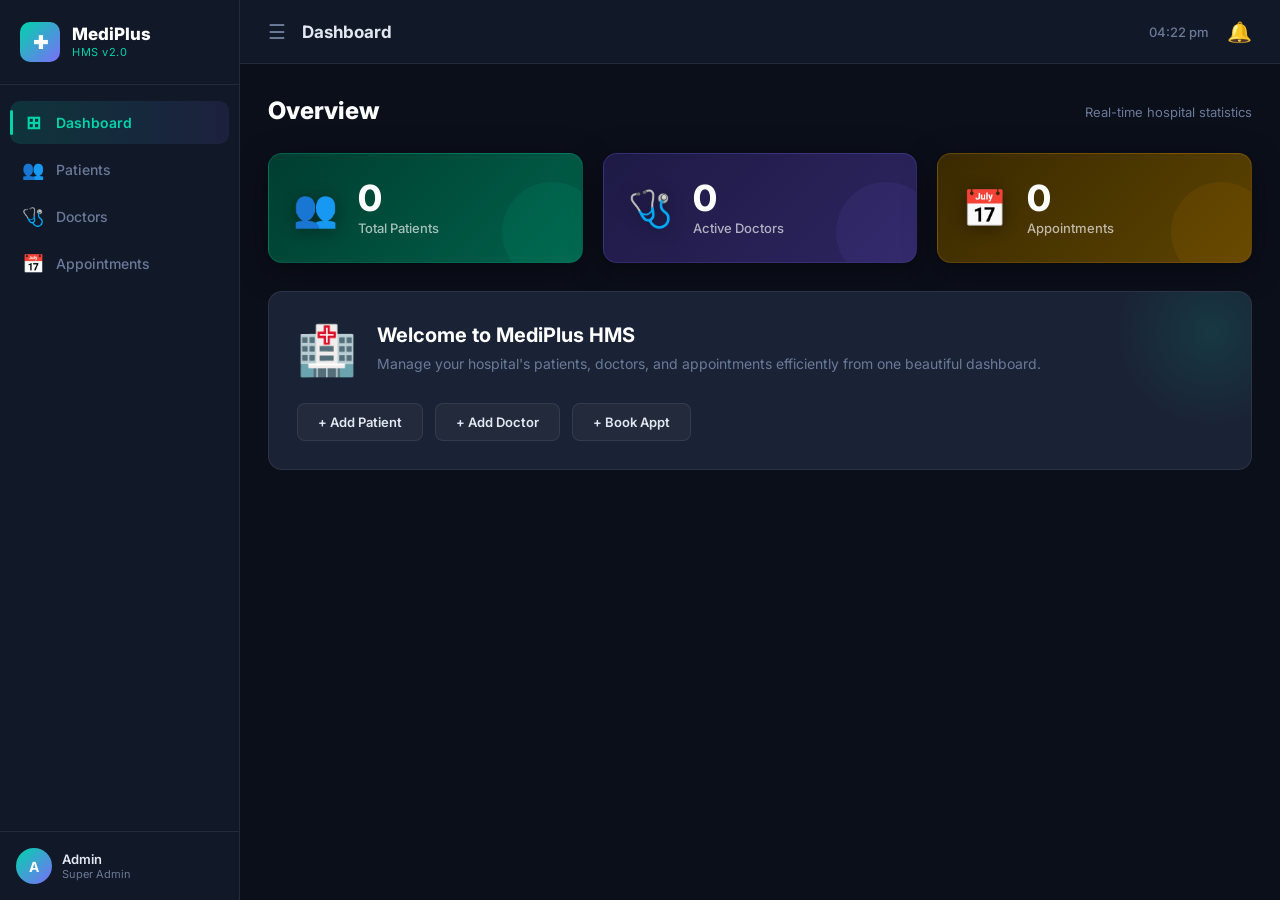
<file: index.html>
﻿<!DOCTYPE html>
<html lang="en">
<head>
  <meta charset="UTF-8">
  <meta name="viewport" content="width=device-width, initial-scale=1.0">
  <title>MediPlus — Hospital Management System</title>
  <meta name="description" content="MediPlus: Modern hospital management system for patients, doctors and appointments.">
  <link rel="preconnect" href="https://fonts.googleapis.com">
  <link href="https://fonts.googleapis.com/css2?family=Inter:wght@300;400;500;600;700;800&display=swap" rel="stylesheet">
  <link rel="stylesheet" href="style.css">
</head>
<body>

<!-- ── Sidebar ───────────────────────────────── -->
<aside class="sidebar" id="sidebar">
  <div class="sidebar-logo">
    <div class="logo-icon">✚</div>
    <div class="logo-text">
      <span class="logo-main">MediPlus</span>
      <span class="logo-sub">HMS v2.0</span>
    </div>
  </div>

  <nav class="sidebar-nav">
    <button class="nav-btn active" data-tab="dashboard" id="nav-dashboard">
      <span class="nav-icon">⊞</span>
      <span class="nav-label">Dashboard</span>
      <span class="nav-badge active-dot"></span>
    </button>
    <button class="nav-btn" data-tab="patients" id="nav-patients">
      <span class="nav-icon">👥</span>
      <span class="nav-label">Patients</span>
    </button>
    <button class="nav-btn" data-tab="doctors" id="nav-doctors">
      <span class="nav-icon">🩺</span>
      <span class="nav-label">Doctors</span>
    </button>
    <button class="nav-btn" data-tab="appointments" id="nav-appointments">
      <span class="nav-icon">📅</span>
      <span class="nav-label">Appointments</span>
    </button>
  </nav>

  <div class="sidebar-footer">
    <div class="sidebar-user">
      <div class="user-avatar">A</div>
      <div>
        <div class="user-name">Admin</div>
        <div class="user-role">Super Admin</div>
      </div>
    </div>
  </div>
</aside>

<!-- ── Main Content ──────────────────────────── -->
<div class="main-wrapper">

  <!-- Top bar -->
  <header class="topbar">
    <div class="topbar-left">
      <button class="menu-toggle" id="menuToggle">☰</button>
      <div class="page-title" id="pageTitle">Dashboard</div>
    </div>
    <div class="topbar-right">
      <div class="topbar-time" id="topbarTime"></div>
      <div class="topbar-badge">🔔</div>
    </div>
  </header>

  <main class="content">

    <!-- ── DASHBOARD ── -->
    <section id="dashboard" class="tab active">
      <div class="section-heading">
        <h1>Overview</h1>
        <p class="sub">Real-time hospital statistics</p>
      </div>

      <div class="stats-grid">
        <div class="stat-card teal" id="card-patients">
          <div class="stat-icon">👥</div>
          <div class="stat-body">
            <div class="stat-num" id="stat-patients">0</div>
            <div class="stat-label">Total Patients</div>
          </div>
          <div class="stat-wave"></div>
        </div>
        <div class="stat-card violet" id="card-doctors">
          <div class="stat-icon">🩺</div>
          <div class="stat-body">
            <div class="stat-num" id="stat-doctors">0</div>
            <div class="stat-label">Active Doctors</div>
          </div>
          <div class="stat-wave"></div>
        </div>
        <div class="stat-card amber" id="card-appts">
          <div class="stat-icon">📅</div>
          <div class="stat-body">
            <div class="stat-num" id="stat-appts">0</div>
            <div class="stat-label">Appointments</div>
          </div>
          <div class="stat-wave"></div>
        </div>
      </div>

      <div class="welcome-card">
        <div class="welcome-glow"></div>
        <div class="welcome-content">
          <div class="welcome-icon">🏥</div>
          <div>
            <h2>Welcome to MediPlus HMS</h2>
            <p>Manage your hospital's patients, doctors, and appointments efficiently from one beautiful dashboard.</p>
          </div>
        </div>
        <div class="quick-actions">
          <button class="quick-btn" onclick="switchTab('patients'); openPatientForm()">+ Add Patient</button>
          <button class="quick-btn" onclick="switchTab('doctors'); openDoctorForm()">+ Add Doctor</button>
          <button class="quick-btn" onclick="switchTab('appointments'); openApptForm()">+ Book Appt</button>
        </div>
      </div>
    </section>

    <!-- ── PATIENTS ── -->
    <section id="patients" class="tab">
      <div class="section-heading">
        <div>
          <h1>Patients</h1>
          <p class="sub">Manage patient records</p>
        </div>
        <button class="btn-primary" onclick="openPatientForm()" id="addPatientBtn">
          <span>+</span> Add Patient
        </button>
      </div>

      <div class="table-toolbar">
        <div class="search-wrap">
          <span class="search-icon">🔍</span>
          <input type="text" id="patientSearch" class="search-input" placeholder="Search patients by name..." oninput="renderPatients()">
        </div>
      </div>

      <div class="table-card">
        <table id="patientsTable">
          <thead>
            <tr>
              <th>ID</th><th>Name</th><th>Age</th><th>Gender</th>
              <th>Phone</th><th>Disease</th><th>Doctor</th><th>Actions</th>
            </tr>
          </thead>
          <tbody></tbody>
        </table>
        <div class="empty-state" id="emptyPatients" style="display:none">
          <div class="empty-icon">👤</div>
          <p>No patients yet. Add your first patient!</p>
        </div>
      </div>
    </section>

    <!-- ── DOCTORS ── -->
    <section id="doctors" class="tab">
      <div class="section-heading">
        <div>
          <h1>Doctors</h1>
          <p class="sub">Manage medical staff</p>
        </div>
        <button class="btn-primary" onclick="openDoctorForm()" id="addDoctorBtn">
          <span>+</span> Add Doctor
        </button>
      </div>

      <div class="table-card">
        <table id="doctorsTable">
          <thead>
            <tr>
              <th>ID</th><th>Name</th><th>Specialization</th>
              <th>Phone</th><th>Fees (₹)</th><th>Actions</th>
            </tr>
          </thead>
          <tbody></tbody>
        </table>
        <div class="empty-state" id="emptyDoctors" style="display:none">
          <div class="empty-icon">🩺</div>
          <p>No doctors yet. Add your first doctor!</p>
        </div>
      </div>
    </section>

    <!-- ── APPOINTMENTS ── -->
    <section id="appointments" class="tab">
      <div class="section-heading">
        <div>
          <h1>Appointments</h1>
          <p class="sub">Schedule & manage visits</p>
        </div>
        <button class="btn-primary" onclick="openApptForm()" id="addApptBtn">
          <span>+</span> Book Appointment
        </button>
      </div>

      <div class="table-card">
        <table id="apptsTable">
          <thead>
            <tr>
              <th>ID</th><th>Patient</th><th>Doctor</th>
              <th>Date</th><th>Time</th><th>Actions</th>
            </tr>
          </thead>
          <tbody></tbody>
        </table>
        <div class="empty-state" id="emptyAppts" style="display:none">
          <div class="empty-icon">📅</div>
          <p>No appointments scheduled yet.</p>
        </div>
      </div>
    </section>

  </main>
</div><!-- /main-wrapper -->

<!-- ── Modal ─────────────────────────────────── -->
<div id="modal" class="modal">
  <div class="modal-content">
    <div class="modal-header">
      <h3 id="modalTitle">Form</h3>
      <button class="modal-close" onclick="closeModal()">✕</button>
    </div>
    <div class="modal-body">
      <form id="modalForm"></form>
    </div>
  </div>
</div>

<!-- ── Toast ──────────────────────────────────── -->
<div id="toast" class="toast"></div>

<script src="script.js"></script>
<script>
  // Live clock
  function updateClock() {
    const now = new Date();
    document.getElementById('topbarTime').textContent =
      now.toLocaleTimeString('en-IN', { hour: '2-digit', minute: '2-digit' });
  }
  setInterval(updateClock, 1000);
  updateClock();

  // Sidebar toggle
  document.getElementById('menuToggle').addEventListener('click', () => {
    document.getElementById('sidebar').classList.toggle('collapsed');
    document.querySelector('.main-wrapper').classList.toggle('expanded');
  });

  // switchTab helper for quick-actions
  function switchTab(tabName) {
    document.querySelectorAll('.nav-btn').forEach(b => b.classList.remove('active'));
    document.querySelectorAll('.tab').forEach(t => t.classList.remove('active'));
    document.getElementById(tabName).classList.add('active');
    document.getElementById('nav-' + tabName).classList.add('active');
    document.getElementById('pageTitle').textContent =
      tabName.charAt(0).toUpperCase() + tabName.slice(1);
    if (tabName === 'dashboard') loadStats();
  }
</script>
</body>
</html>
</file>
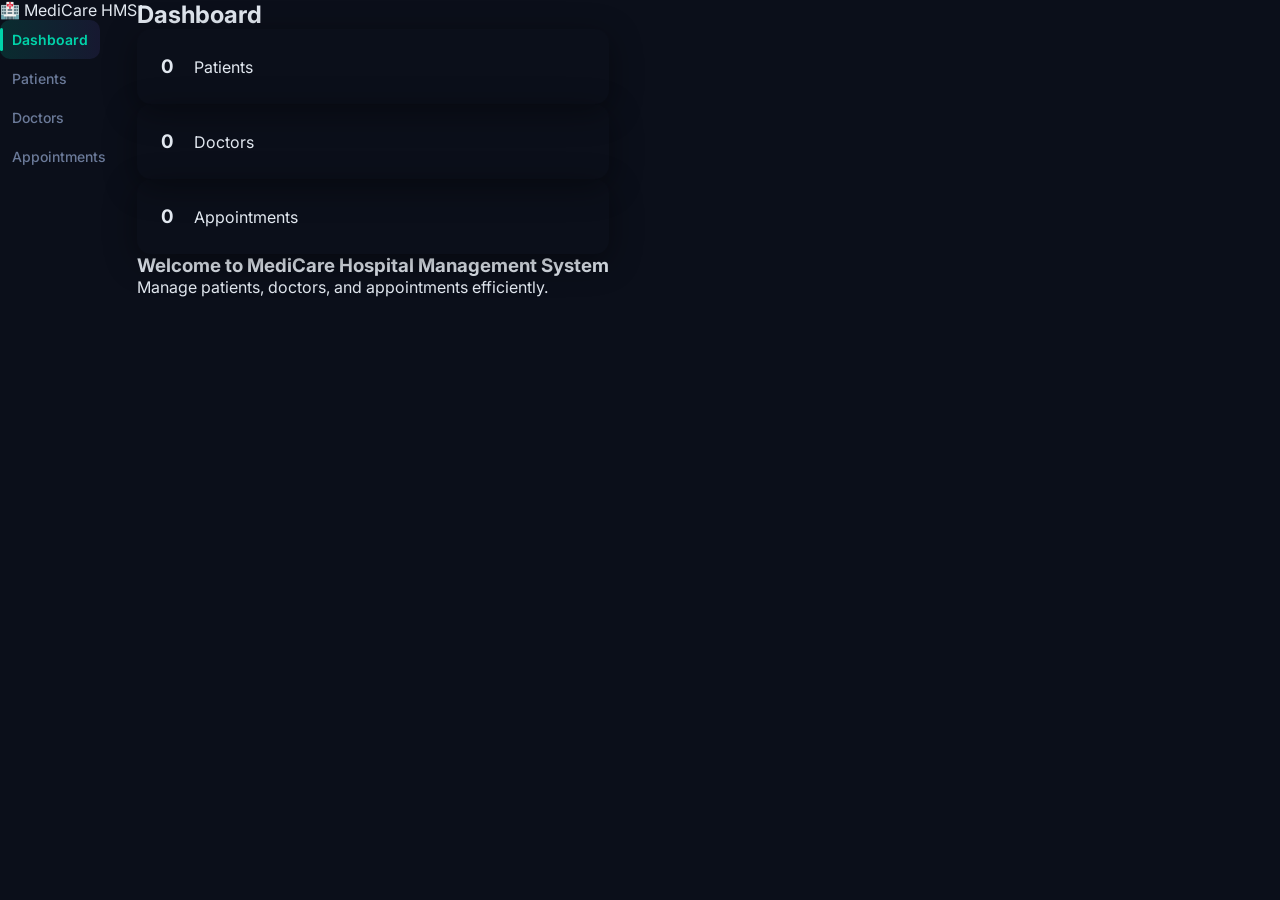
<file: mediplus.html>
<!DOCTYPE html>
<html lang="en">
<head>
<meta charset="UTF-8">
<meta name="viewport" content="width=device-width, initial-scale=1.0">
<title>MediCare Hospital Management</title>
<link rel="stylesheet" href="style.css">
</head>
<body>

<header>
  <div class="logo">🏥 <span>MediCare HMS</span></div>
  <nav>
    <button class="nav-btn active" data-tab="dashboard">Dashboard</button>
    <button class="nav-btn" data-tab="patients">Patients</button>
    <button class="nav-btn" data-tab="doctors">Doctors</button>
    <button class="nav-btn" data-tab="appointments">Appointments</button>
  </nav>
</header>

<main>

  <!-- DASHBOARD -->
  <section id="dashboard" class="tab active">
    <h2>Dashboard</h2>
    <div class="stats">
      <div class="stat-card blue"><h3 id="stat-patients">0</h3><p>Patients</p></div>
      <div class="stat-card green"><h3 id="stat-doctors">0</h3><p>Doctors</p></div>
      <div class="stat-card purple"><h3 id="stat-appts">0</h3><p>Appointments</p></div>
    </div>
    <div class="welcome">
      <h3>Welcome to MediCare Hospital Management System</h3>
      <p>Manage patients, doctors, and appointments efficiently.</p>
    </div>
  </section>

  <!-- PATIENTS -->
  <section id="patients" class="tab">
    <div class="section-header">
      <h2>Patients</h2>
      <button class="btn primary" onclick="openPatientForm()">+ Add Patient</button>
    </div>
    <input type="text" id="patientSearch" placeholder="Search by name..." oninput="renderPatients()">
    <table id="patientsTable">
      <thead>
        <tr>
          <th>ID</th><th>Name</th><th>Age</th><th>Gender</th>
          <th>Phone</th><th>Disease</th><th>Doctor</th><th>Actions</th>
        </tr>
      </thead>
      <tbody></tbody>
    </table>
  </section>

  <!-- DOCTORS -->
  <section id="doctors" class="tab">
    <div class="section-header">
      <h2>Doctors</h2>
      <button class="btn primary" onclick="openDoctorForm()">+ Add Doctor</button>
    </div>
    <table id="doctorsTable">
      <thead>
        <tr>
          <th>ID</th><th>Name</th><th>Specialization</th>
          <th>Phone</th><th>Fees (₹)</th><th>Actions</th>
        </tr>
      </thead>
      <tbody></tbody>
    </table>
  </section>

  <!-- APPOINTMENTS -->
  <section id="appointments" class="tab">
    <div class="section-header">
      <h2>Appointments</h2>
      <button class="btn primary" onclick="openApptForm()">+ Book Appointment</button>
    </div>
    <table id="apptsTable">
      <thead>
        <tr>
          <th>ID</th><th>Patient</th><th>Doctor</th>
          <th>Date</th><th>Time</th><th>Actions</th>
        </tr>
      </thead>
      <tbody></tbody>
    </table>
  </section>

</main>

<!-- MODAL -->
<div id="modal" class="modal">
  <div class="modal-content">
    <span class="close" onclick="closeModal()">&times;</span>
    <h3 id="modalTitle">Form</h3>
    <form id="modalForm"></form>
  </div>
</div>

<div id="toast" class="toast"></div>

<script src="script.js"></script>
</body>
</html>
</file>
<file: style.css>
﻿/* ── MediPlus Design System ── */
@import url("https://fonts.googleapis.com/css2?family=Inter:wght@300;400;500;600;700;800&display=swap");

:root {
  --bg:        #0b0f1a;
  --bg2:       #111828;
  --bg3:       #1a2235;
  --glass:     rgba(255,255,255,0.04);
  --border:    rgba(255,255,255,0.08);
  --teal:      #00d4aa;
  --teal-dark: #009e7f;
  --violet:    #7c6dfa;
  --amber:     #f59e0b;
  --rose:      #f43f5e;
  --text:      #e2e8f0;
  --text-muted:#6b7a99;
  --sidebar-w: 240px;
  --topbar-h:  64px;
  --radius:    14px;
  --shadow:    0 8px 32px rgba(0,0,0,0.4);
  --transition:0.25s cubic-bezier(.4,0,.2,1);
}

*, *::before, *::after { margin:0; padding:0; box-sizing:border-box; }

body {
  font-family: 'Inter', sans-serif;
  background: var(--bg);
  color: var(--text);
  min-height: 100vh;
  display: flex;
  overflow-x: hidden;
}

/* ── Scrollbar ── */
::-webkit-scrollbar { width:6px; }
::-webkit-scrollbar-track { background: var(--bg2); }
::-webkit-scrollbar-thumb { background: var(--border); border-radius:99px; }

/* ══════════════════════════════════════
   SIDEBAR
══════════════════════════════════════ */
.sidebar {
  width: var(--sidebar-w);
  min-height: 100vh;
  background: var(--bg2);
  border-right: 1px solid var(--border);
  display: flex;
  flex-direction: column;
  position: fixed;
  left: 0; top: 0; bottom: 0;
  z-index: 200;
  transition: width var(--transition);
  overflow: hidden;
}
.sidebar.collapsed { width: 70px; }

.sidebar-logo {
  display: flex;
  align-items: center;
  gap: 12px;
  padding: 22px 20px;
  border-bottom: 1px solid var(--border);
  white-space: nowrap;
}
.logo-icon {
  width: 40px; height: 40px;
  background: linear-gradient(135deg, var(--teal), var(--violet));
  border-radius: 10px;
  display: flex; align-items: center; justify-content: center;
  font-size: 18px; font-weight: 700; color: #fff;
  flex-shrink: 0;
}
.logo-main { display: block; font-size: 17px; font-weight: 800; color: #fff; line-height:1; }
.logo-sub  { display: block; font-size: 11px; color: var(--teal); margin-top:2px; letter-spacing:.5px; }

.sidebar-nav { flex: 1; padding: 16px 10px; display: flex; flex-direction: column; gap: 4px; }

.nav-btn {
  display: flex; align-items: center; gap: 12px;
  padding: 11px 12px;
  border: none; border-radius: 10px;
  background: transparent;
  color: var(--text-muted);
  font-family: inherit; font-size: 14px; font-weight: 500;
  cursor: pointer;
  transition: var(--transition);
  white-space: nowrap;
  position: relative;
  text-align: left;
}
.nav-btn:hover { background: var(--glass); color: var(--text); }
.nav-btn.active {
  background: linear-gradient(90deg, rgba(0,212,170,.15), rgba(124,109,250,.1));
  color: var(--teal);
  font-weight: 600;
}
.nav-btn.active::before {
  content: '';
  position: absolute; left:0; top:20%; bottom:20%;
  width: 3px; border-radius: 99px;
  background: var(--teal);
}
.nav-icon { font-size: 18px; flex-shrink:0; width:22px; text-align:center; }
.nav-label { transition: opacity var(--transition); }
.sidebar.collapsed .nav-label,
.sidebar.collapsed .logo-text { opacity:0; pointer-events:none; }

.sidebar-footer {
  padding: 16px;
  border-top: 1px solid var(--border);
}
.sidebar-user { display: flex; align-items: center; gap:10px; white-space: nowrap; }
.user-avatar {
  width:36px; height:36px; border-radius:50%;
  background: linear-gradient(135deg,var(--teal),var(--violet));
  display:flex; align-items:center; justify-content:center;
  font-weight:700; font-size:14px; color:#fff; flex-shrink:0;
}
.user-name { font-size:13px; font-weight:600; color:var(--text); }
.user-role { font-size:11px; color:var(--text-muted); }

/* ══════════════════════════════════════
   MAIN WRAPPER
══════════════════════════════════════ */
.main-wrapper {
  margin-left: var(--sidebar-w);
  flex: 1;
  display: flex;
  flex-direction: column;
  min-height: 100vh;
  transition: margin-left var(--transition);
}
.main-wrapper.expanded { margin-left: 70px; }

/* ── Topbar ── */
.topbar {
  height: var(--topbar-h);
  background: var(--bg2);
  border-bottom: 1px solid var(--border);
  display: flex; align-items:center; justify-content:space-between;
  padding: 0 28px;
  position: sticky; top: 0; z-index: 100;
  backdrop-filter: blur(10px);
}
.topbar-left { display:flex; align-items:center; gap:16px; }
.menu-toggle {
  background:none; border:none; color:var(--text-muted);
  font-size:20px; cursor:pointer; transition:color var(--transition);
}
.menu-toggle:hover { color:var(--teal); }
.page-title { font-size:17px; font-weight:700; color:var(--text); }
.topbar-right { display:flex; align-items:center; gap:18px; }
.topbar-time { font-size:13px; color:var(--text-muted); font-weight:500; }
.topbar-badge { font-size:20px; cursor:pointer; transition:transform .2s; }
.topbar-badge:hover { transform:scale(1.2); }

/* ── Content ── */
.content { flex:1; padding: 32px 28px; }

/* ── Tabs ── */
.tab { display:none; animation: fadeUp .35s ease both; }
.tab.active { display:block; }
@keyframes fadeUp {
  from { opacity:0; transform:translateY(16px); }
  to   { opacity:1; transform:translateY(0); }
}

/* ── Section heading ── */
.section-heading {
  display: flex; justify-content:space-between; align-items:center;
  margin-bottom: 28px; flex-wrap: wrap; gap:12px;
}
.section-heading h1 { font-size:24px; font-weight:800; color:#fff; }
.section-heading .sub { font-size:13px; color:var(--text-muted); margin-top:2px; }

/* ══════════════════════════════════════
   STAT CARDS
══════════════════════════════════════ */
.stats-grid {
  display: grid;
  grid-template-columns: repeat(auto-fit, minmax(220px, 1fr));
  gap: 20px;
  margin-bottom: 28px;
}
.stat-card {
  position: relative;
  border-radius: var(--radius);
  padding: 26px 24px;
  display: flex; align-items:center; gap:20px;
  overflow: hidden;
  box-shadow: var(--shadow);
  cursor: default;
  transition: transform var(--transition), box-shadow var(--transition);
}
.stat-card:hover { transform:translateY(-4px); box-shadow:0 16px 40px rgba(0,0,0,.5); }
.stat-card.teal   { background: linear-gradient(135deg,#003d30,#00614a); border:1px solid rgba(0,212,170,.2); }
.stat-card.violet { background: linear-gradient(135deg,#1e1a45,#2d2560); border:1px solid rgba(124,109,250,.2); }
.stat-card.amber  { background: linear-gradient(135deg,#3a2a00,#5c4300); border:1px solid rgba(245,158,11,.2); }
.stat-icon { font-size:36px; filter:drop-shadow(0 2px 8px rgba(0,0,0,.4)); flex-shrink:0; }
.stat-num  { font-size:36px; font-weight:800; color:#fff; line-height:1; }
.stat-label{ font-size:13px; color:rgba(255,255,255,.65); margin-top:4px; font-weight:500; }
.stat-wave {
  position:absolute; right:-20px; bottom:-20px;
  width:100px; height:100px; border-radius:50%;
  opacity:.08;
}
.stat-card.teal   .stat-wave { background: var(--teal); }
.stat-card.violet .stat-wave { background: var(--violet); }
.stat-card.amber  .stat-wave { background: var(--amber); }

/* ── Welcome card ── */
.welcome-card {
  background: var(--bg3);
  border: 1px solid var(--border);
  border-radius: var(--radius);
  padding: 28px;
  position:relative; overflow:hidden;
}
.welcome-glow {
  position:absolute; top:-60px; right:-60px;
  width:200px; height:200px; border-radius:50%;
  background: radial-gradient(circle, rgba(0,212,170,.12), transparent 70%);
  pointer-events:none;
}
.welcome-content {
  display:flex; align-items:center; gap:20px; margin-bottom:24px;
}
.welcome-icon { font-size:48px; flex-shrink:0; }
.welcome-content h2 { font-size:20px; font-weight:700; color:#fff; margin-bottom:6px; }
.welcome-content p  { color:var(--text-muted); font-size:14px; line-height:1.6; }
.quick-actions { display:flex; gap:12px; flex-wrap:wrap; }
.quick-btn {
  padding: 10px 20px;
  border: 1px solid var(--border);
  border-radius: 8px;
  background: var(--glass);
  color: var(--text);
  font-family: inherit; font-size:13px; font-weight:600;
  cursor:pointer; transition:var(--transition);
}
.quick-btn:hover {
  background: linear-gradient(135deg,var(--teal),var(--violet));
  color:#fff; border-color:transparent;
  transform:translateY(-2px);
}

/* ══════════════════════════════════════
   TABLE CARD
══════════════════════════════════════ */
.table-toolbar {
  margin-bottom: 16px;
}
.search-wrap {
  position:relative; display:inline-flex; align-items:center;
  width:100%; max-width:340px;
}
.search-icon { position:absolute; left:14px; font-size:15px; pointer-events:none; }
.search-input {
  width:100%;
  padding: 11px 14px 11px 38px;
  background: var(--bg3);
  border: 1px solid var(--border);
  border-radius: 10px;
  color: var(--text);
  font-family:inherit; font-size:14px;
  outline:none; transition:var(--transition);
}
.search-input::placeholder { color:var(--text-muted); }
.search-input:focus { border-color:var(--teal); box-shadow:0 0 0 3px rgba(0,212,170,.12); }

.table-card {
  background: var(--bg2);
  border: 1px solid var(--border);
  border-radius: var(--radius);
  overflow: hidden;
  box-shadow: var(--shadow);
}
table { width:100%; border-collapse:collapse; }
thead th {
  background: var(--bg3);
  padding: 14px 18px;
  font-size:12px; font-weight:700; text-transform:uppercase; letter-spacing:.6px;
  color:var(--text-muted);
  text-align:left; white-space:nowrap;
}
tbody td {
  padding: 14px 18px;
  font-size:14px;
  color: var(--text);
  border-top: 1px solid var(--border);
  vertical-align:middle;
}
tbody tr { transition:background var(--transition); }
tbody tr:hover { background: rgba(255,255,255,.03); }

/* ID badge */
td:first-child { font-weight:700; color:var(--text-muted); font-size:13px; }

/* Action cell */
.action-cell { display:flex; gap:8px; align-items:center; flex-wrap:wrap; }

/* Empty state */
.empty-state {
  padding: 60px 20px; text-align:center;
  color:var(--text-muted);
}
.empty-icon { font-size:48px; margin-bottom:12px; }
.empty-state p { font-size:14px; }

/* ══════════════════════════════════════
   BUTTONS
══════════════════════════════════════ */
.btn-primary {
  display: inline-flex; align-items:center; gap:8px;
  padding: 11px 22px;
  background: linear-gradient(135deg, var(--teal), var(--violet));
  color: #fff; border:none; border-radius:10px;
  font-family:inherit; font-size:14px; font-weight:600;
  cursor:pointer; transition:var(--transition);
  box-shadow: 0 4px 15px rgba(0,212,170,.25);
}
.btn-primary:hover { opacity:.9; transform:translateY(-2px); box-shadow:0 8px 24px rgba(0,212,170,.3); }
.btn-primary span { font-size:18px; line-height:1; }

.btn-edit {
  padding: 7px 14px; border-radius:8px; border:none;
  background: rgba(245,158,11,.15); color:var(--amber);
  font-family:inherit; font-size:12px; font-weight:600;
  cursor:pointer; transition:var(--transition);
}
.btn-edit:hover { background:var(--amber); color:#000; }

.btn-delete {
  padding: 7px 14px; border-radius:8px; border:none;
  background: rgba(244,63,94,.15); color:var(--rose);
  font-family:inherit; font-size:12px; font-weight:600;
  cursor:pointer; transition:var(--transition);
}
.btn-delete:hover { background:var(--rose); color:#fff; }

/* ══════════════════════════════════════
   MODAL
══════════════════════════════════════ */
.modal {
  display:none; position:fixed; inset:0;
  background: rgba(0,0,0,.65); backdrop-filter:blur(6px);
  z-index:1000; justify-content:center; align-items:center;
}
.modal.active { display:flex; }
.modal-content {
  background: var(--bg2);
  border: 1px solid var(--border);
  border-radius: 18px;
  width: 90%; max-width: 480px;
  max-height: 90vh; overflow-y:auto;
  box-shadow: 0 24px 60px rgba(0,0,0,.6);
  animation: modalIn .3s cubic-bezier(.4,0,.2,1) both;
}
@keyframes modalIn {
  from { opacity:0; transform:scale(.94) translateY(20px); }
  to   { opacity:1; transform:scale(1) translateY(0); }
}
.modal-header {
  display:flex; justify-content:space-between; align-items:center;
  padding: 22px 26px 18px;
  border-bottom: 1px solid var(--border);
}
.modal-header h3 { font-size:18px; font-weight:700; color:#fff; }
.modal-close {
  background:none; border:none; color:var(--text-muted);
  font-size:18px; cursor:pointer; transition:color var(--transition);
  width:32px; height:32px; border-radius:50%;
  display:flex; align-items:center; justify-content:center;
}
.modal-close:hover { color:var(--rose); background:rgba(244,63,94,.1); }
.modal-body { padding: 22px 26px 26px; }

/* Form inside modal */
#modalForm { display:flex; flex-direction:column; gap:14px; }
#modalForm label { font-size:12px; font-weight:600; color:var(--text-muted); text-transform:uppercase; letter-spacing:.4px; margin-bottom:-8px; }
#modalForm input,
#modalForm select {
  width:100%; padding: 12px 14px;
  background: var(--bg3);
  border: 1px solid var(--border);
  border-radius: 10px;
  color: var(--text);
  font-family:inherit; font-size:14px;
  outline:none; transition:var(--transition);
}
#modalForm input::placeholder { color:var(--text-muted); }
#modalForm input:focus,
#modalForm select:focus {
  border-color:var(--teal);
  box-shadow:0 0 0 3px rgba(0,212,170,.12);
}
#modalForm select option { background:var(--bg2); color:var(--text); }
.form-submit {
  margin-top:6px; padding: 13px;
  background: linear-gradient(135deg,var(--teal),var(--violet));
  color:#fff; border:none; border-radius:10px;
  font-family:inherit; font-size:15px; font-weight:700;
  cursor:pointer; transition:var(--transition);
  box-shadow:0 4px 16px rgba(0,212,170,.25);
}
.form-submit:hover { opacity:.9; transform:translateY(-1px); }

/* ══════════════════════════════════════
   TOAST
══════════════════════════════════════ */
.toast {
  position:fixed; bottom:28px; right:28px;
  padding: 14px 22px;
  border-radius: 10px;
  font-size:14px; font-weight:600;
  box-shadow: 0 8px 24px rgba(0,0,0,.4);
  opacity:0; transform:translateY(16px);
  transition: .3s cubic-bezier(.4,0,.2,1);
  pointer-events:none; z-index:9999;
  background: linear-gradient(135deg,var(--teal),var(--teal-dark));
  color:#fff;
}
.toast.show { opacity:1; transform:translateY(0); }
.toast.error { background: linear-gradient(135deg,var(--rose),#c0273f); }

/* ══════════════════════════════════════
   RESPONSIVE
══════════════════════════════════════ */
@media (max-width: 768px) {
  .sidebar { width:70px; }
  .sidebar .nav-label, .sidebar .logo-text { opacity:0; pointer-events:none; }
  .main-wrapper { margin-left:70px; }
  .stats-grid { grid-template-columns:1fr; }
  .content { padding:20px 16px; }
  thead th, tbody td { padding:10px 12px; }
}
</file>
